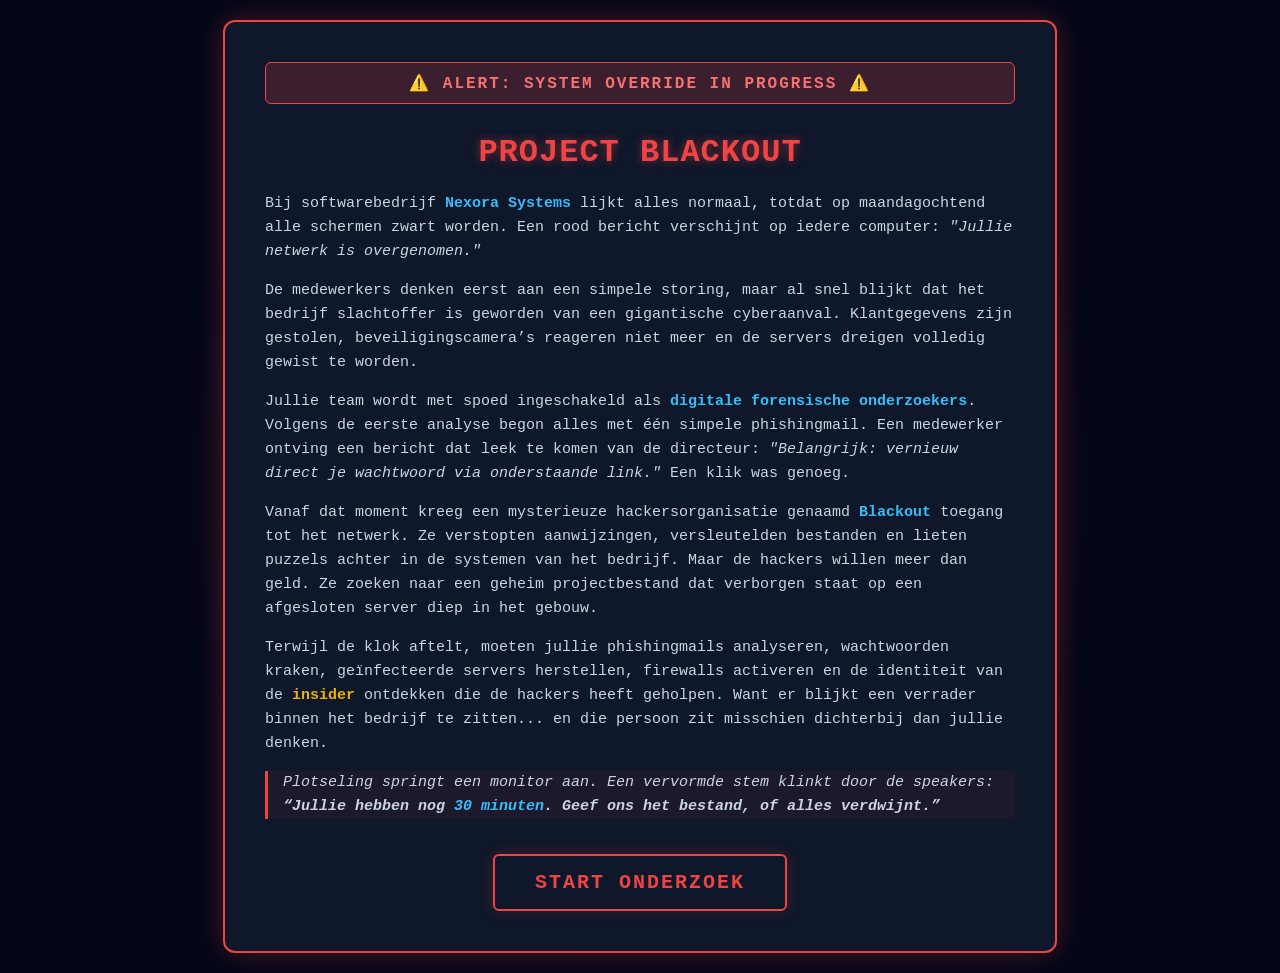
<file: index.html>
<!DOCTYPE html>
<html lang="nl">
<head>
    <meta charset="UTF-8">
    <meta name="viewport" content="width=device-width, initial-scale=1.0">
    <title>Project Blackout - Introductie</title>
    <style>
        body {
            background-color: #020617; /* Extra donkere cyber achtergrond */
            color: #e2e8f0;
            font-family: 'Courier New', Courier, monospace;
            padding: 20px;
            min-height: 100vh;
            display: flex;
            align-items: center;
            justify-content: center;
            margin: 0;
            overflow-x: hidden;
            position: relative;
        }

        /* Matrix-achtige achtergrond-glans */
        body::before {
            content: '';
            position: absolute;
            top: 0; left: 0; width: 100%; height: 100%;
            background: radial-gradient(circle at center, rgba(239, 68, 68, 0.15) 0%, transparent 60%);
            z-index: 0;
        }

        .container {
            background-color: #0f172a;
            border: 2px solid #ef4444; /* Rode gloed voor de noodsituatie */
            box-shadow: 0 0 30px rgba(239, 68, 68, 0.3);
            padding: 40px;
            border-radius: 12px;
            max-width: 750px;
            text-align: center;
            z-index: 1;
            position: relative;
        }

        .warning-banner {
            background-color: rgba(239, 68, 68, 0.2);
            border: 1px solid #ef4444;
            color: #f87171;
            padding: 10px;
            border-radius: 6px;
            font-weight: bold;
            margin-bottom: 30px;
            text-transform: uppercase;
            letter-spacing: 2px;
            animation: pulse 2s infinite;
        }

        h1 {
            color: #ef4444; /* Rood alarm */
            font-size: 32px;
            margin-top: 0;
            letter-spacing: 1px;
            text-shadow: 0 0 10px rgba(239, 68, 68, 0.5);
        }

        p {
            font-size: 15px;
            line-height: 1.6;
            color: #cbd5e1;
            margin: 15px 0;
            text-align: left;
        }

        .highlight {
            color: #38bdf8; /* Cyaan highlight voor belangrijke info */
            font-weight: bold;
        }
        
        .insider-highlight {
            color: #eab308; /* Goud/Geel voor de insider dreiging */
            font-weight: bold;
        }

        .btn-container {
            margin-top: 35px;
            text-align: center;
        }

        button {
            background-color: transparent;
            color: #ef4444;
            border: 2px solid #ef4444;
            padding: 15px 40px;
            font-size: 20px;
            font-family: 'Courier New', Courier, monospace;
            font-weight: bold;
            text-transform: uppercase;
            border-radius: 6px;
            cursor: pointer;
            transition: all 0.3s ease;
            box-shadow: 0 0 15px rgba(239, 68, 68, 0.2);
            letter-spacing: 2px;
        }

        button:hover {
            background-color: #ef4444;
            color: #020617;
            box-shadow: 0 0 25px rgba(239, 68, 68, 0.6);
            transform: scale(1.05);
        }

        @keyframes pulse {
            0% { opacity: 0.8; }
            50% { opacity: 1; box-shadow: 0 0 15px rgba(239, 68, 68, 0.4); }
            100% { opacity: 0.8; }
        }
    </style>
</head>
<body>

<div class="container">
    <div class="warning-banner">
        ⚠️ ALERT: SYSTEM OVERRIDE IN PROGRESS ⚠️
    </div>

    <h1>PROJECT BLACKOUT</h1>

    <p>
        Bij softwarebedrijf <span class="highlight">Nexora Systems</span> lijkt alles normaal, totdat op maandagochtend alle schermen zwart worden. Een rood bericht verschijnt op iedere computer: <i>"Jullie netwerk is overgenomen."</i>
    </p>

    <p>
        De medewerkers denken eerst aan een simpele storing, maar al snel blijkt dat het bedrijf slachtoffer is geworden van een gigantische cyberaanval. Klantgegevens zijn gestolen, beveiligingscamera’s reageren niet meer en de servers dreigen volledig gewist te worden.
    </p>

    <p>
        Jullie team wordt met spoed ingeschakeld als <span class="highlight">digitale forensische onderzoekers</span>. Volgens de eerste analyse begon alles met één simpele phishingmail. Een medewerker ontving een bericht dat leek te komen van de directeur: <i>"Belangrijk: vernieuw direct je wachtwoord via onderstaande link."</i> Een klik was genoeg.
    </p>

    <p>
        Vanaf dat moment kreeg een mysterieuze hackersorganisatie genaamd <span class="highlight">Blackout</span> toegang tot het netwerk. Ze verstopten aanwijzingen, versleutelden bestanden en lieten puzzels achter in de systemen van het bedrijf. Maar de hackers willen meer dan geld. Ze zoeken naar een geheim projectbestand dat verborgen staat op een afgesloten server diep in het gebouw.
    </p>

    <p>
        Terwijl de klok aftelt, moeten jullie phishingmails analyseren, wachtwoorden kraken, geïnfecteerde servers herstellen, firewalls activeren en de identiteit van de <span class="insider-highlight">insider</span> ontdekken die de hackers heeft geholpen. Want er blijkt een verrader binnen het bedrijf te zitten... en die persoon zit misschien dichterbij dan jullie denken.
    </p>

    <p style="border-left: 3px solid #ef4444; padding-left: 15px; font-style: italic; background-color: rgba(239, 68, 68, 0.05);">
        Plotseling springt een monitor aan. Een vervormde stem klinkt door de speakers:<br>
        <b>“Jullie hebben nog <span class="highlight">30 minuten</span>. Geef ons het bestand, of alles verdwijnt.”</b>
    </p>

    <div class="btn-container">
        <a href="kamer1.html">
            <button>Start Onderzoek</button>
        </a>
    </div>
</div>

</body>
</html>
</file>
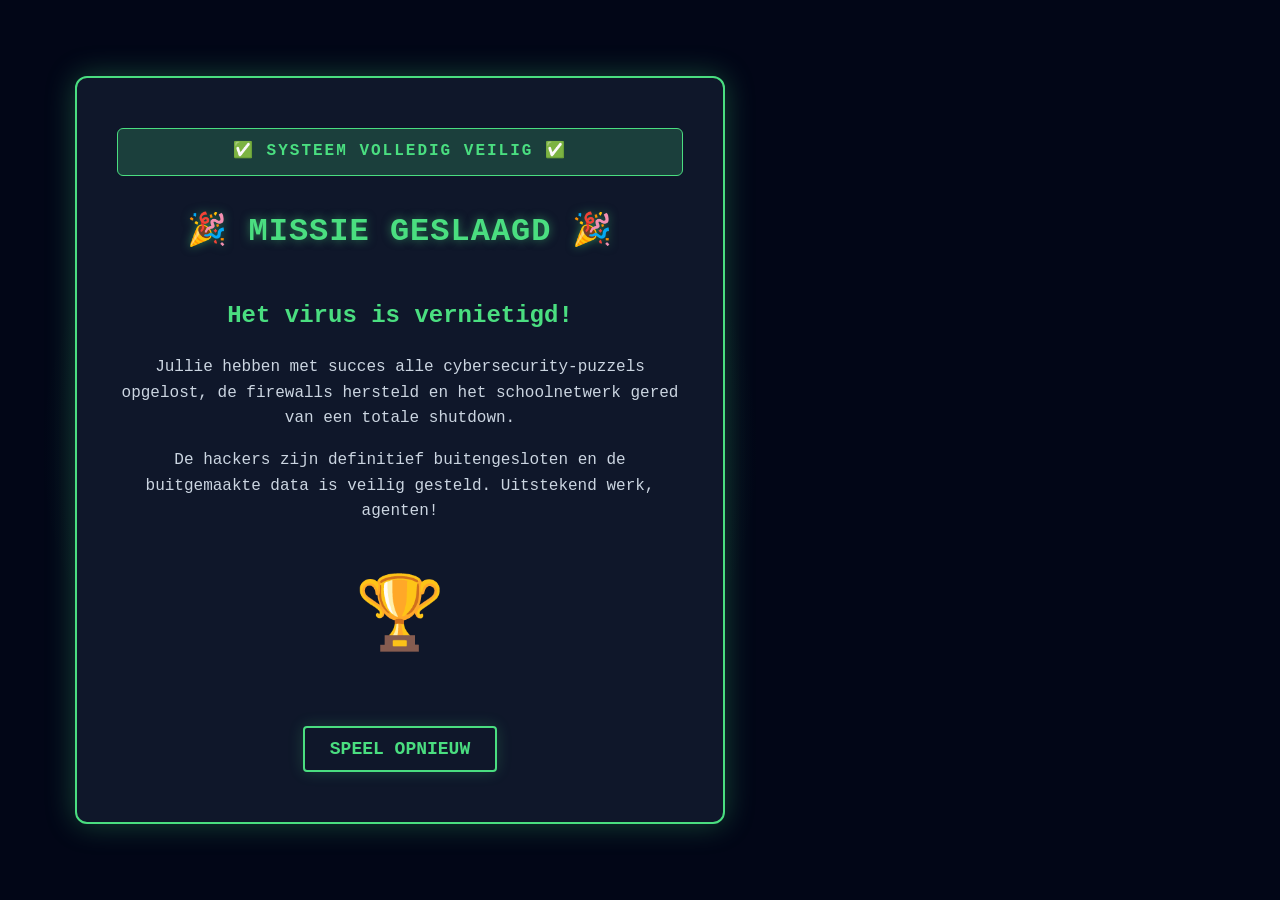
<file: gewonnen.html>
<!DOCTYPE html>
<html lang="nl">
<head>
    <meta charset="UTF-8">
    <meta name="viewport" content="width=device-width, initial-scale=1.0">
    <title>Missie Geslaagd! - Gewonnen</title>
    <link rel="stylesheet" href="style.css">
    <style>
        /* Specifieke stijlen voor de overwinningspagina die perfect samensmelten met style.css */
        body {
            display: flex;
            align-items: center;
            justify-content: center;
            min-height: 100vh;
            margin: 0;
            overflow: hidden;
            position: relative;
        }

        /* Groene cyber-gloed in de achtergrond in plaats van het alarm-rood */
        body::before {
            content: '';
            position: absolute;
            top: 0; left: 0; width: 100%; height: 100%;
            background: radial-gradient(circle at center, rgba(74, 222, 128, 0.15) 0%, transparent 60%);
            z-index: 0;
        }

        .win-container {
            background-color: #0f172a;
            border: 2px solid #4ade80; /* Groene border voor succes */
            box-shadow: 0 0 30px rgba(74, 222, 128, 0.3);
            padding: 50px 40px;
            border-radius: 12px;
            text-align: center;
            z-index: 1;
            max-width: 650px;
            position: relative;
        }

        .success-banner {
            background-color: rgba(74, 222, 128, 0.2);
            border: 1px solid #4ade80;
            color: #4ade80;
            padding: 10px;
            border-radius: 6px;
            font-weight: bold;
            margin-bottom: 30px;
            text-transform: uppercase;
            letter-spacing: 2px;
        }

        .trophy {
            font-size: 72px;
            margin: 20px 0;
            display: inline-block;
            animation: float 3s ease-in-out infinite;
        }

        /* Coole zwevende animatie voor de beker */
        @keyframes float {
            0% { transform: translateY(0px); }
            50% { transform: translateY(-10px); }
            100% { transform: translateY(0px); }
        }
    </style>
</head>
<body>

<div class="win-container">
    <div class="success-banner">
        ✅ SYSTEEM VOLLEDIG VEILIG ✅
    </div>

    <h1 style="color: #4ade80; text-shadow: 0 0 10px rgba(74, 222, 128, 0.5);">🎉 MISSIE GESLAAGD 🎉</h1>

    <h2>Het virus is vernietigd!</h2>

    <p>
        Jullie hebben met succes alle cybersecurity-puzzels opgelost, de firewalls hersteld en het schoolnetwerk gered van een totale shutdown.
    </p>

    <p>
        De hackers zijn definitief buitengesloten en de buitgemaakte data is veilig gesteld. Uitstekend werk, agenten!
    </p>

    <div class="trophy">🏆</div>

    <div style="margin-top: 30px;">
        <a href="index.html">
            <button class="btn-intro" style="color: #4ade80; border-color: #4ade80; box-shadow: 0 0 15px rgba(74, 222, 128, 0.2);" onmouseover="this.style.backgroundColor='#4ade80'; this.style.color='#020617'" onmouseout="this.style.backgroundColor='transparent'; this.style.color='#4ade80'">
                Speel Opnieuw
            </button>
        </a>
    </div>
</div>

</body>
</html>
</file>
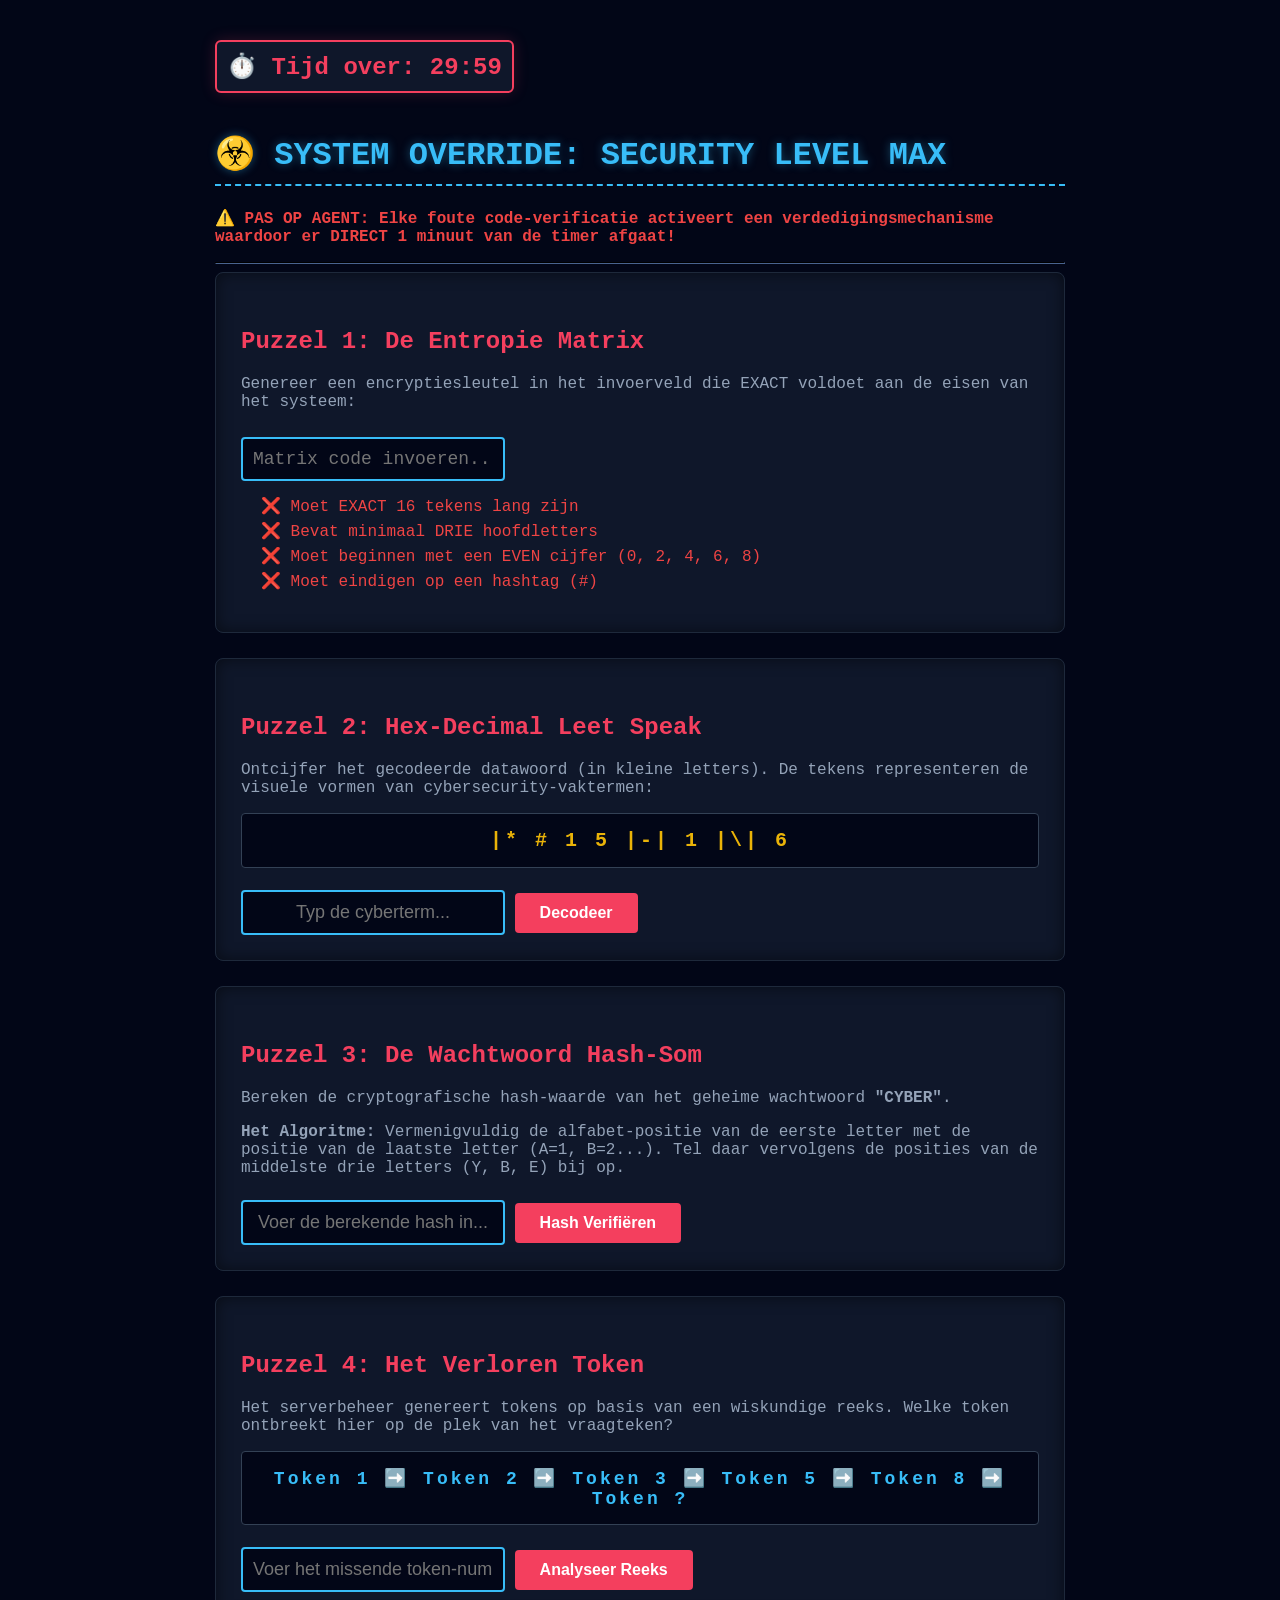
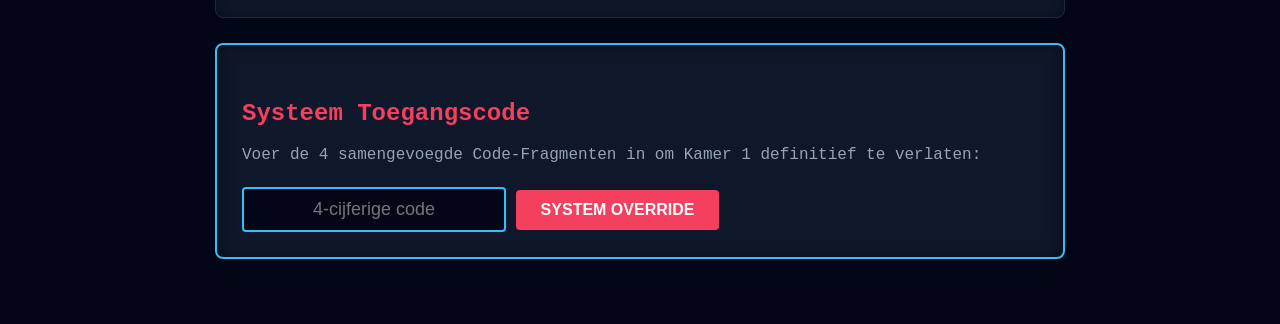
<file: kamer1.html>
<!DOCTYPE html>
<html lang="nl">
<head>
    <meta charset="UTF-8">
    <title>Kamer 1 - Wachtwoord Beveiliging (Ultra Hardcore Mode)</title>
    <style>
        body {
            background-color: #020617;
            color: #94a3b8;
            font-family: 'Courier New', Courier, monospace;
            padding: 40px;
            max-width: 850px;
            margin: 0 auto;
        }
        h1 {
            color: #38bdf8;
            border-bottom: 2px dashed #38bdf8;
            padding-bottom: 10px;
            text-shadow: 0 0 10px rgba(56, 189, 248, 0.4);
        }
        h2 {
            color: #f43f5e;
            margin-top: 30px;
        }
        .puzzel-box {
            background-color: #0f172a;
            padding: 25px;
            border-radius: 8px;
            border: 1px solid #1e293b;
            margin-bottom: 25px;
            box-shadow: inset 0 0 15px rgba(0,0,0,0.5);
        }
        .crypto-input {
            background-color: #020617;
            border: 2px solid #f43f5e;
            color: #38bdf8;
            padding: 12px;
            font-size: 16px;
            border-radius: 4px;
            width: 85%;
            font-family: monospace;
            margin-top: 10px;
        }
        .status-list {
            margin-top: 15px;
            padding-left: 20px;
            list-style-type: none;
        }
        .status-item {
            margin: 5px 0;
            color: #ef4444;
        }
        .status-item.valid {
            color: #22c55e;
        }
        .code-reveal {
            display: none;
            background: #020617;
            padding: 15px;
            border-left: 4px solid #22c55e;
            margin-top: 15px;
            color: #4ade80;
        }
        .fout-hint {
            display: none;
            background: #020617;
            padding: 15px;
            border-left: 4px solid #ef4444;
            margin-top: 15px;
            color: #fca5a5;
        }
        input[type="text"] {
            background-color: #020617;
            border: 2px solid #38bdf8;
            color: #fff;
            padding: 10px;
            font-size: 18px;
            border-radius: 4px;
            width: 240px;
            text-align: center;
        }
        button {
            background-color: #f43f5e;
            color: #fff;
            border: none;
            padding: 11px 25px;
            font-size: 16px;
            font-weight: bold;
            border-radius: 4px;
            cursor: pointer;
            transition: 0.2s;
            margin-top: 10px;
        }
        button:hover {
            background-color: #22c55e;
        }
        .cipher-box {
            background: #020617;
            padding: 15px;
            border-radius: 4px;
            border: 1px solid #334155;
            font-size: 20px;
            color: #eab308;
            text-align: center;
            letter-spacing: 3px;
            font-weight: bold;
            margin: 15px 0;
        }
    </style>
</head>
<body>

<div id="timer-display" style="font-size: 24px; font-weight: bold; color: #f43f5e; background: #0f172a; padding: 10px; border: 2px solid #f43f5e; border-radius: 6px; display: inline-block; margin-bottom: 20px; font-family: monospace; box-shadow: 0 0 15px rgba(244,63,94,0.2);">
    ⏱️ Tijd over: 30:00
</div>

<h1>☣️ SYSTEM OVERRIDE: SECURITY LEVEL MAX</h1>
<p style="color: #ef4444; font-weight: bold;">⚠️ PAS OP AGENT: Elke foute code-verificatie activeert een verdedigingsmechanisme waardoor er DIRECT 1 minuut van de timer afgaat!</p>

<hr style="border-color: #1e293b;">

<div class="puzzel-box">
    <h2>Puzzel 1: De Entropie Matrix</h2>
    <p>Genereer een encryptiesleutel in het invoerveld die EXACT voldoet aan de eisen van het systeem:</p>
    
    <input type="text" id="password-tester" class="crypto-input" placeholder="Matrix code invoeren..." oninput="valideerWachtwoord()">
    
    <ul class="status-list">
        <li id="req-lengte" class="status-item">❌ Moet EXACT 16 tekens lang zijn</li>
        <li id="req-hoofd" class="status-item">❌ Bevat minimaal DRIE hoofdletters</li>
        <li id="req-cijfer" class="status-item">❌ Moet beginnen met een EVEN cijfer (0, 2, 4, 6, 8)</li>
        <li id="req-speciaal" class="status-item">❌ Moet eindigen op een hashtag (#)</li>
    </ul>

    <div id="p1-succes" class="code-reveal">
        <b>[SUCCESS]</b> Barrière 1 omzeild. <br>
        🔑 <b>Eerste Code-Fragment: 7</b>
    </div>
</div>

<div class="puzzel-box">
    <h2>Puzzel 2: Hex-Decimal Leet Speak</h2>
    <p>Ontcijfer het gecodeerde datawoord (in kleine letters). De tekens representeren de visuele vormen van cybersecurity-vaktermen:</p>
    
    <div class="cipher-box">|* # 1 5 |-| 1 |\| 6</div>
    
    <input type="text" id="p2-input" placeholder="Typ de cyberterm...">
    <button onclick="checkPuzzel2()">Decodeer</button>

    <div id="p2-fout" class="fout-hint">❌ <b>DECRYPTION FAILED (-60s):</b> Onjuist woord.</div>
    <div id="p2-goed" class="code-reveal">
        <b>[SUCCESS]</b> Data leesbaar gemaakt.<br>
        🔑 <b>Tweede Code-Fragment: 2</b>
    </div>
</div>

<div class="puzzel-box">
    <h2>Puzzel 3: De Wachtwoord Hash-Som</h2>
    <p>Bereken de cryptografische hash-waarde van het geheime wachtwoord <b>"CYBER"</b>.</p>
    <p><b>Het Algoritme:</b> Vermenigvuldig de alfabet-positie van de eerste letter met de positie van de laatste letter (A=1, B=2...). Tel daar vervolgens de posities van de middelste drie letters (Y, B, E) bij op.</p>
    
    <input type="text" id="p3-input" placeholder="Voer de berekende hash in...">
    <button onclick="checkPuzzel3()">Hash Verifiëren</button>

    <div id="p3-fout" class="fout-hint">❌ <b>HASH CORRUPT (-60s):</b> Onjuist.</div>
    <div id="p3-goed" class="code-reveal">
        <b>[SUCCESS]</b> Hash-checksum geverifieerd.<br>
        🔑 <b>Derde Code-Fragment: 9</b>
    </div>
</div>

<div class="puzzel-box">
    <h2>Puzzel 4: Het Verloren Token</h2>
    <p>Het serverbeheer genereert tokens op basis van een wiskundige reeks. Welke token ontbreekt hier op de plek van het vraagteken?</p>
    <div class="cipher-box" style="font-size: 18px; color: #38bdf8;">
        Token 1 ➡️ Token 2 ➡️ Token 3 ➡️ Token 5 ➡️ Token 8 ➡️ Token ?
    </div>
    
    <input type="text" id="p4-input" placeholder="Voer het missende token-nummer in...">
    <button onclick="checkPuzzel4()">Analyseer Reeks</button>

    <div id="p4-fout" class="fout-hint">❌ <b>TOKEN INVALID (-60s):</b> Dit nummer past niet. Logica: Tel telkens de vorige twee tokens bij elkaar op om de volgende te krijgen.</div>
    <div id="p4-goed" class="code-reveal">
        <b>[SUCCESS]</b> Patroon herkend.<br>
        🔑 <b>Vierde Code-Fragment: 4</b>
    </div>
</div>

<div class="puzzel-box" style="border: 2px solid #38bdf8;">
    <h2>Systeem Toegangscode</h2>
    <p>Voer de 4 samengevoegde Code-Fragmenten in om Kamer 1 definitief te verlaten:</p>
    
    <input type="text" id="code" placeholder="4-cijferige code">
    <button onclick="checkCodeEnStraf()">SYSTEM OVERRIDE</button>
</div>

<script>
// Straf-functie die direct synchroniseert met script.js
function pasTijdStrafToe() {
    let huidigeTijd = parseInt(localStorage.getItem("escape_timer")) || 1800;
    huidigeTijd = Math.max(0, huidigeTijd - 60); 
    localStorage.setItem("escape_timer", huidigeTijd);
    
    let minuten = Math.floor(huidigeTijd / 60);
    let seconden = huidigeTijd % 60;
    if (seconden < 10) seconden = "0" + seconden;
    if (minuten < 10) minuten = "0" + minuten;
    
    let timerElement = document.getElementById("timer-display");
    if (timerElement) {
        timerElement.innerText = "⏱️ Tijd over: " + minuten + ":" + seconden;
    }
}

// Puzzel 1: Live Validator
function valideerWachtwoord() {
    let pass = document.getElementById("password-tester").value;
    
    let l = pass.length === 16; 
    let h = (pass.match(/[A-Z]/g) || []).length >= 3; 
    let c = /^[02468]/.test(pass); 
    let s = pass.endsWith("#"); 

    document.getElementById("req-lengte").className = l ? "status-item valid" : "status-item";
    document.getElementById("req-lengte").innerText = l ? "✅ Moet EXACT 16 tekens lang zijn" : "❌ Moet EXACT 16 tekens lang zijn";
    document.getElementById("req-hoofd").className = h ? "status-item valid" : "status-item";
    document.getElementById("req-hoofd").innerText = h ? "✅ Bevat minimaal DRIE hoofdletters" : "❌ Bevat minimaal DRIE hoofdletters";
    document.getElementById("req-cijfer").className = c ? "status-item valid" : "status-item";
    document.getElementById("req-cijfer").innerText = c ? "✅ Moet beginnen met een EVEN cijfer (0,2,4,6,8)" : "❌ Moet beginnen met een EVEN cijfer (0,2,4,6,8)";
    document.getElementById("req-speciaal").className = s ? "status-item valid" : "status-item";
    document.getElementById("req-speciaal").innerText = s ? "✅ Moet eindigen op een hashtag (#)" : "❌ Moet eindigen op een hashtag (#)";

    if (l && h && c && s) {
        document.getElementById("p1-succes").style.display = "block";
    } else {
        document.getElementById("p1-succes").style.display = "none";
    }
}

// Puzzel 2: Leet-speak check
function checkPuzzel2() {
    let input = document.getElementById("p2-input").value.trim().toLowerCase();
    if (input === "phishing") {
        document.getElementById("p2-goed").style.display = "block";
        document.getElementById("p2-fout").style.display = "none";
    } else {
        pasTijdStrafToe();
        document.getElementById("p2-fout").style.display = "block";
        document.getElementById("p2-goed").style.display = "none";
    }
}

// Puzzel 3: Hash-som check
function checkPuzzel3() {
    let input = document.getElementById("p3-input").value.trim();
    if (input === "86") {
        document.getElementById("p3-goed").style.display = "block";
        document.getElementById("p3-fout").style.display = "none";
    } else {
        pasTijdStrafToe();
        document.getElementById("p3-fout").style.display = "block";
        document.getElementById("p3-goed").style.display = "none";
    }
}

// Puzzel 4: Fibonacci check
function checkPuzzel4() {
    let input = document.getElementById("p4-input").value.trim();
    if (input === "13") {
        document.getElementById("p4-goed").style.display = "block";
        document.getElementById("p4-fout").style.display = "none";
    } else {
        pasTijdStrafToe();
        document.getElementById("p4-fout").style.display = "block";
        document.getElementById("p4-goed").style.display = "none";
    }
}

// Eindcode check
function checkCodeEnStraf() {
    let code = document.getElementById("code").value.trim();
    if (code === "7294") {
        checkCode(); 
    } else {
        pasTijdStrafToe();
        alert("🚨 TOEGANG GEWEIGERD! Systeembeveiliging aangescherpt. Er is 1 minuut van de tijd afgetrokken.");
    }
}
</script>

<script src="script.js"></script>

</body>
</html>
</file>
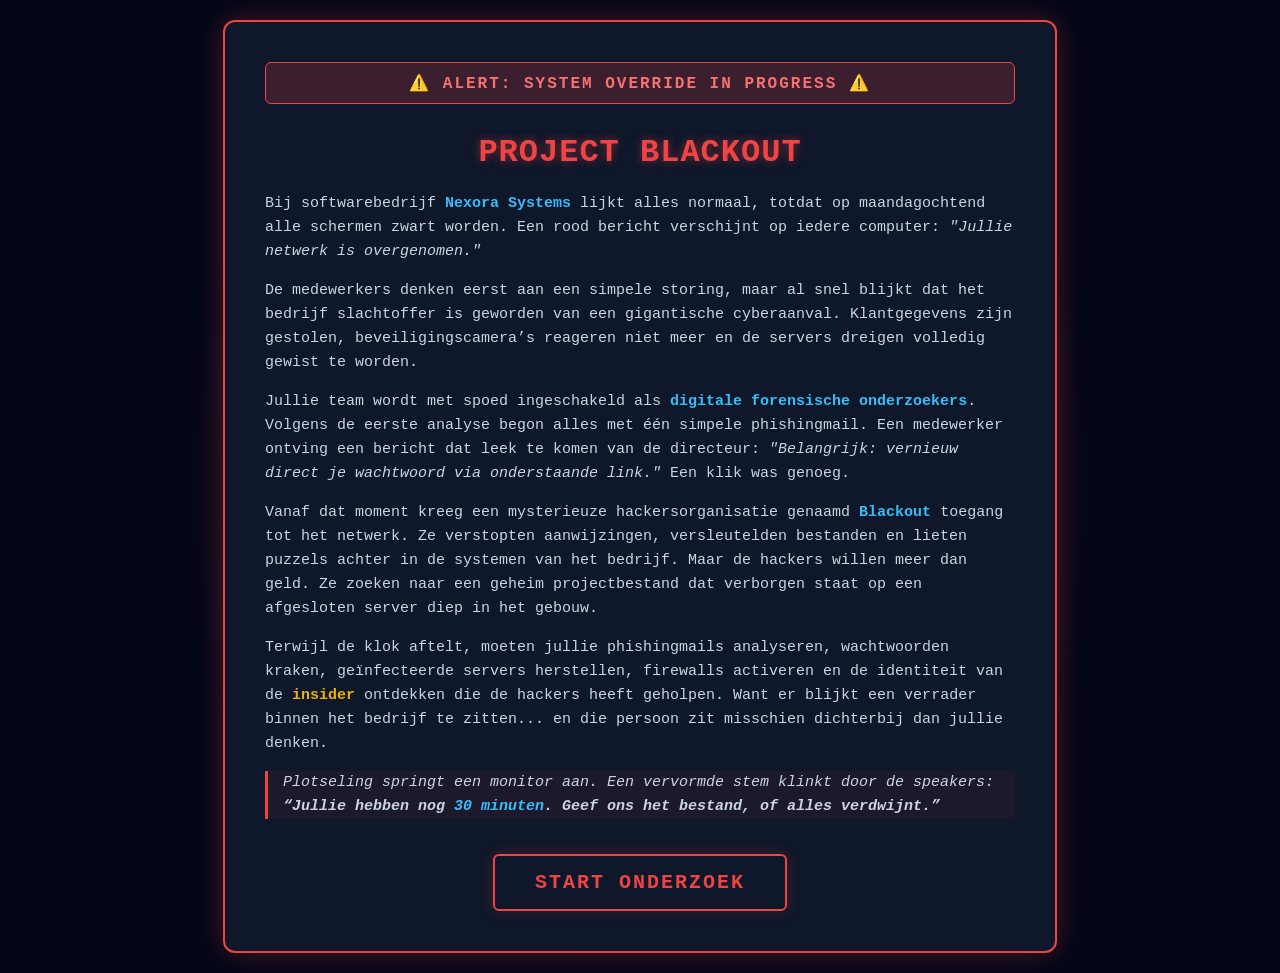
<file: kamer2.html>
<!DOCTYPE html>
<html lang="nl">
<head>
    <meta charset="UTF-8">
    <meta name="viewport" content="width=device-width, initial-scale=1.0">
    <title>Kamer 2 - Cryptografie Lab (Ultra Hardcore Mode)</title>
    
    <script>
        // Anti-URL-manipulatie check (Poortwachter)
        if (localStorage.getItem("toegang_kamer2") !== "true") {
            alert("🚨 DETECTIE: Je probeert illegaal Kamer 2 te betreden zonder Kamer 1 te klaren! Systeem reset...");
            window.location.href = "index.html"; // Stuurt ze terug naar de intro
        }
    </script>

    <style>
        body {
            background-color: #020617;
            color: #94a3b8;
            font-family: 'Courier New', Courier, monospace;
            padding: 40px;
            max-width: 850px;
            margin: 0 auto;
        }
        h1 {
            color: #a855f7;
            border-bottom: 2px dashed #a855f7;
            padding-bottom: 10px;
            text-shadow: 0 0 10px rgba(168, 85, 247, 0.4);
        }
        h2 {
            color: #f43f5e;
            margin-top: 30px;
        }
        p {
            line-height: 1.6;
        }
        .puzzel-box {
            background-color: #0f172a;
            padding: 25px;
            border-radius: 8px;
            border: 1px solid #1e293b;
            margin-bottom: 25px;
            box-shadow: inset 0 0 15px rgba(0,0,0,0.5);
        }
        .cipher-box {
            background: #020617;
            padding: 15px;
            border-radius: 4px;
            border: 1px solid #334155;
            font-size: 22px;
            color: #eab308;
            text-align: center;
            letter-spacing: 3px;
            font-weight: bold;
            margin: 15px 0;
        }
        .code-reveal {
            display: none;
            background: #020617;
            padding: 15px;
            border-left: 4px solid #22c55e;
            margin-top: 15px;
            color: #4ade80;
        }
        .fout-hint {
            display: none;
            background: #020617;
            padding: 15px;
            border-left: 4px solid #ef4444;
            margin-top: 15px;
            color: #fca5a5;
        }
        input[type="text"] {
            background-color: #020617;
            border: 2px solid #a855f7;
            color: #fff;
            padding: 10px;
            font-size: 18px;
            border-radius: 4px;
            width: 280px;
            text-align: center;
            font-family: monospace;
        }
        button {
            background-color: #a855f7;
            color: #fff;
            border: none;
            padding: 11px 25px;
            font-size: 16px;
            font-weight: bold;
            border-radius: 4px;
            cursor: pointer;
            transition: 0.2s;
            margin-top: 10px;
        }
        button:hover {
            background-color: #22c55e;
        }
    </style>
</head>
<body>

<div id="timer-display" style="font-size: 24px; font-weight: bold; color: #f43f5e; background: #0f172a; padding: 10px; border: 2px solid #f43f5e; border-radius: 6px; display: inline-block; margin-bottom: 20px; font-family: monospace; box-shadow: 0 0 15px rgba(244,63,94,0.2);">
    ⏱️ Tijd over: 30:00
</div>

<h1>🔐 SYSTEM OVERRIDE: CRYPTOGRAFIE LAB</h1>
<p style="color: #ef4444; font-weight: bold;">⚠️ PAS OP AGENT: Meerkeuzeknoppen zijn offline. Handmatige decryptie is vereist. Elke foute poging kost je DIRECT 1 minuut op de centrale timer!</p>

<hr style="border-color: #1e293b;">

<div class="puzzel-box">
    <h2>Puzzel 1: Caesar-verschuiving (Kort)</h2>
    <p>Ontcijfer het volgende woord (typ in HOOFDLETTERS). De cryptografische sleutel is: <b>3 letters terug</b> in het alfabet.</p>
    
    <div class="cipher-box">K H O O R</div>
    
    <input type="text" id="p1-input" placeholder="Typ gedecodeerde woord...">
    <button onclick="checkPuzzel1()">Decrypten</button>
    
    <div id="p1-fout" class="fout-hint">❌ <b>DECRYPTION FAILED (-60s):</b> Onjuist woord. Denk aan de verschuiving: K min 3 stappen terug...</div>
    <div id="p1-goed" class="code-reveal">
        <b>[SUCCESS]</b> Matrix gekraakt.<br>
        🔑 <b>Eerste Code-Fragment: 5</b>
    </div>
</div>

<div class="puzzel-box">
    <h2>Puzzel 2: Morsecode</h2>
    <p>De computer geeft een pulssignaal af in morsecode. Vertaal dit signaal (typ in HOOFDLETTERS):</p>
    
    <img src="Morse-code.png" alt="Morsecode cheat sheet" style="max-width: 100%; height: auto; margin-top: 15px; border-radius: 4px; display: block; margin-bottom: 15px;">
    
    <div class="cipher-box" style="color: #38bdf8;">.... . .-.. .--.</div>
    
    <input type="text" id="p2-input" placeholder="Typ de vertaling...">
    <button onclick="checkPuzzel2()">Signaal Analyseren</button>
    
    <div id="p2-fout" class="fout-hint">❌ <b>SIGNAL INTERRUPTED (-60s):</b> Verkeerd woord gedetecteerd. Tip: Vertaal teken voor teken. Vier stippen (....) is de H.</div>
    <div id="p2-goed" class="code-reveal">
        <b>[SUCCESS]</b> Noodsignaal geïnterpreteerd.<br>
        🔑 <b>Tweede Code-Fragment: 1</b>
    </div>
</div>

<div class="puzzel-box">
    <h2>Puzzel 3: Hexadecimale Netwerkdump</h2>
    <p>Blackout heeft data buitgemaakt via een rauwe hex-dump. Converteer deze twee hexadecimale bytes naar ASCII-tekens (tekst, typ in HOOFDLETTERS):</p>
    
    <img src="ASCII-code-tabel.png" alt="ASCII code tabel" style="max-width: 100%; height: auto; margin-top: 15px; border-radius: 4px; display: block; margin-bottom: 15px;">
    
    <div class="cipher-box" style="color: #a855f7; letter-spacing: 10px;">4E 4F</div>
    
    <input type="text" id="p3-input" placeholder="Vertaal Hex naar tekst...">
    <button onclick="checkPuzzel3()">Hex Converteren</button>
    
    <div id="p3-fout" class="fout-hint">❌ <b>CONVERSION ERROR (-60s):</b> Incorrecte ASCII output. Hint: Gebruik de ASCII-tabel. 4E in hex staat voor de 14e letter van het alfabet (N). Wat is 4F?</div>
    <div id="p3-goed" class="code-reveal">
        <b>[SUCCESS]</b> Hex-data omgezet naar leesbare tekst.<br>
        🔑 <b>Derde Code-Fragment: 3</b>
    </div>
</div>

<div class="puzzel-box">
    <h2>Puzzel 4: De Klassieke Code</h2>
    <p>Nog een onderschept bericht in Caesar-versleuteling (wederom 3 letters terugschuiven, typ in HOOFDLETTERS):</p>
    
    <div class="cipher-box">Z H O F R P H</div>
    
    <input type="text" id="p4-input" placeholder="Typ de begroeting...">
    <button onclick="checkPuzzel4()">Systeemkraak</button>
    
    <div id="p4-fout" class="fout-hint">❌ <b>DECRYPTION FAILED (-60s):</b> Toegang geweigerd. Berekening klopt niet. Z min 3 stappen terug is de W...</div>
    <div id="p4-goed" class="code-reveal">
        <b>[SUCCESS]</b> Systeemtaal gedecodeerd.<br>
        🔑 <b>Vierde Code-Fragment: 6</b>
    </div>
</div>

<div class="puzzel-box" style="border: 2px solid #a855f7;">
    <h2>Systeem Toegangscode</h2>
    <p>Voer de 4 samengevoegde Code-Fragmenten in om het Cryptografie Lab definitief te verlaten:</p>
    
    <input type="text" id="code" placeholder="4-cijferige code">
    <button onclick="checkCodeKamer2()">MAINFRAME UNLOCK</button>
</div>

<script>
function pasTijdStrafToe() {
    let huidigeTijd = parseInt(localStorage.getItem("escape_timer")) || 1800;
    huidigeTijd = Math.max(0, huidigeTijd - 60); 
    localStorage.setItem("escape_timer", huidigeTijd);
    
    let minuten = Math.floor(huidigeTijd / 60);
    let seconden = huidigeTijd % 60;
    if (seconden < 10) seconden = "0" + seconden;
    if (minuten < 10) minuten = "0" + minuten;
    
    let timerElement = document.getElementById("timer-display");
    if (timerElement) {
        timerElement.innerText = "⏱️ Tijd over: " + minuten + ":" + seconden;
    }
}

function checkPuzzel1() {
    let input = document.getElementById("p1-input").value.trim().toUpperCase();
    if (input === "HELLO") {
        document.getElementById("p1-goed").style.display = "block";
        document.getElementById("p1-fout").style.display = "none";
    } else {
        pasTijdStrafToe();
        document.getElementById("p1-fout").style.display = "block";
        document.getElementById("p1-goed").style.display = "none";
    }
}

function checkPuzzel2() {
    let input = document.getElementById("p2-input").value.trim().toUpperCase();
    if (input === "HELP") {
        document.getElementById("p2-goed").style.display = "block";
        document.getElementById("p2-fout").style.display = "none";
    } else {
        pasTijdStrafToe();
        document.getElementById("p2-fout").style.display = "block";
        document.getElementById("p2-goed").style.display = "none";
    }
}

function checkPuzzel3() {
    let input = document.getElementById("p3-input").value.trim().toUpperCase();
    if (input === "NO") {
        document.getElementById("p3-goed").style.display = "block";
        document.getElementById("p3-fout").style.display = "none";
    } else {
        pasTijdStrafToe();
        document.getElementById("p3-fout").style.display = "block";
        document.getElementById("p3-goed").style.display = "none";
    }
}

function checkPuzzel4() {
    let input = document.getElementById("p4-input").value.trim().toUpperCase();
    if (input === "WELCOME") {
        document.getElementById("p4-goed").style.display = "block";
        document.getElementById("p4-fout").style.display = "none";
    } else {
        pasTijdStrafToe();
        document.getElementById("p4-fout").style.display = "block";
        document.getElementById("p4-goed").style.display = "none";
    }
}

function checkCodeKamer2() {
    let codeInput = document.getElementById("code").value.trim();
    if (codeInput === "5136") {
        // We roepen de gecentraliseerde checkCode2 aan uit script.js
        if (typeof checkCode2 === "function") {
            checkCode2(); 
        } else {
            window.location.href = "kamer3.html"; 
        }
    } else {
        pasTijdStrafToe();
        alert("🚨 TOEGANG GEWEIGERD! Ongeldige herstelcode. Er is 1 minuut straftijd toegepast.");
    }
}
</script>
<script src="script.js"></script>

</body>
</html>
</file>
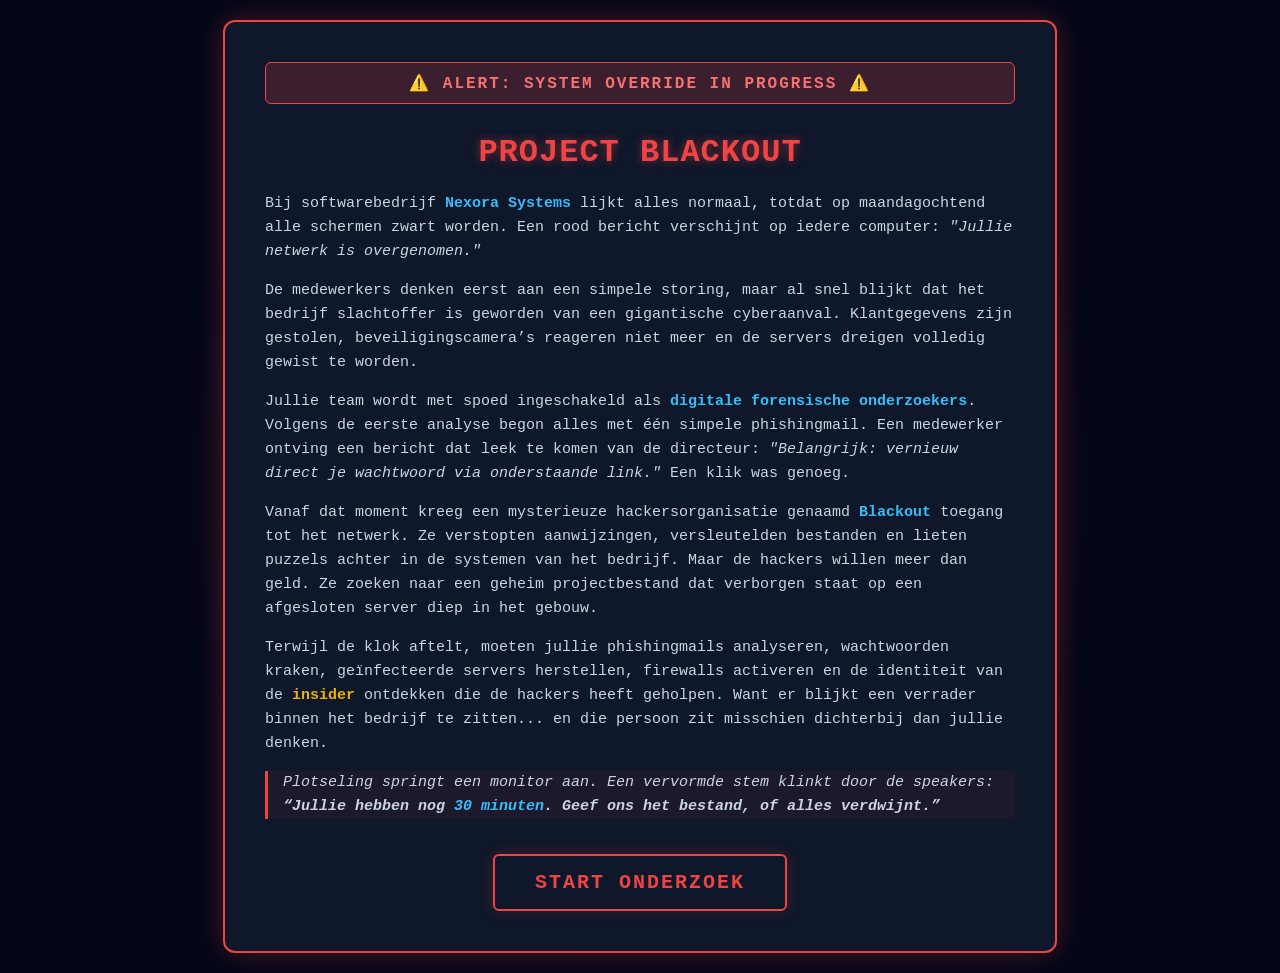
<file: kamer3.html>
<!DOCTYPE html>
<html lang="nl">
<head>
    <meta charset="UTF-8">
    <meta name="viewport" content="width=device-width, initial-scale=1.0">
    <title>Kamer 3 - Phishing & Social Engineering (Ultra Hardcore Mode)</title>
    
    <script>
        // Anti-URL-manipulatie check (Poortwachter)
        if (localStorage.getItem("toegang_kamer3") !== "true") {
            alert("🚨 DETECTIE: Je hebt de decryptiesleutels van Kamer 2 niet ingelezen! Toegang geweigerd.");
            window.location.href = "index.html"; // Stuurt ze terug naar de intro
        }
    </script>

    <style>
        body {
            background-color: #020617;
            color: #94a3b8;
            font-family: 'Courier New', Courier, monospace;
            padding: 40px;
            max-width: 850px;
            margin: 0 auto;
        }
        h1 {
            color: #eab308;
            border-bottom: 2px dashed #eab308;
            padding-bottom: 10px;
            text-shadow: 0 0 10px rgba(234, 179, 8, 0.4);
        }
        h2 {
            color: #f43f5e;
            margin-top: 30px;
        }
        p {
            line-height: 1.6;
        }
        .puzzel-box {
            background-color: #0f172a;
            padding: 25px;
            border-radius: 8px;
            border: 1px solid #1e293b;
            margin-bottom: 25px;
            box-shadow: inset 0 0 15px rgba(0,0,0,0.5);
        }
        .cipher-box {
            background: #020617;
            padding: 15px;
            border-radius: 4px;
            border: 1px solid #334155;
            font-size: 16px;
            color: #38bdf8;
            text-align: center;
            word-break: break-all;
            font-weight: bold;
            margin: 15px 0;
        }
        .email-preview {
            background: #090d16;
            border: 1px solid #334155;
            padding: 15px;
            border-radius: 4px;
            margin: 15px 0;
            color: #cbd5e1;
            font-size: 14px;
        }
        .email-header {
            border-bottom: 1px solid #1e293b;
            padding-bottom: 8px;
            margin-bottom: 8px;
            color: #f43f5e;
        }
        .code-reveal {
            display: none;
            background: #020617;
            padding: 15px;
            border-left: 4px solid #22c55e;
            margin-top: 15px;
            color: #4ade80;
        }
        .fout-hint {
            display: none;
            background: #020617;
            padding: 15px;
            border-left: 4px solid #ef4444;
            margin-top: 15px;
            color: #fca5a5;
        }
        input[type="text"] {
            background-color: #020617;
            border: 2px solid #eab308;
            color: #fff;
            padding: 10px;
            font-size: 18px;
            border-radius: 4px;
            width: 320px;
            text-align: center;
            font-family: monospace;
        }
        button {
            background-color: #eab308;
            color: #020617;
            border: none;
            padding: 11px 25px;
            font-size: 16px;
            font-weight: bold;
            border-radius: 4px;
            cursor: pointer;
            transition: 0.2s;
            margin-top: 10px;
        }
        button:hover {
            background-color: #22c55e;
            color: #fff;
        }
    </style>
</head>
<body>

<div id="timer-display" style="font-size: 24px; font-weight: bold; color: #f43f5e; background: #0f172a; padding: 10px; border: 2px solid #f43f5e; border-radius: 6px; display: inline-block; margin-bottom: 20px; font-family: monospace; box-shadow: 0 0 15px rgba(244,63,94,0.2);">
    ⏱️ Tijd over: 30:00
</div>

<h1>🎣 SYSTEM OVERRIDE: PHISHING & SOCIAL ENGINEERING</h1>
<p style="color: #ef4444; font-weight: bold;">⚠️ CRISIS-SITUATIE: De mailserver ligt onder vuur. Meerkeuze-opties zijn uitgeschakeld. Je moet de dreigingen handmatig identificeren. Elke foute invoer kost DIRECT 1 minuut!</p>

<hr style="border-color: #1e293b;">

<div class="puzzel-box">
    <h2>Puzzel 1: Subdomein Spoofing Analyse</h2>
    <p>Onderzoek deze kwaadaardige URL die via smishing is binnengekomen. Wat is het <b>daadwerkelijke hoofd-domein</b> waar de slachtoffers naartoe worden gestuurd? (Typ de volledige domeinnaam inclusief extensie, bijv. <i>google.com</i>)</p>
    
    <div class="cipher-box">https://www.rabobank.nl.veilig-inloggen-identifier.com/secure/login/token?id=9284</div>
    
    <input type="text" id="p1-input" placeholder="Typ het echte hoofddomein...">
    <button onclick="checkPuzzel1()">Domein Isoleren</button>
    
    <div id="p1-fout" class="fout-hint">❌ <b>PARSING ERROR (-60s):</b> Onjuist domein. Onthoud: het hoofddomein staat altijd direct links van de allereerste enkele schuine streep (/), exclusief subdomeinen!</div>
    <div id="p1-goed" class="code-reveal">
        <b>[SUCCESS]</b> Aanvalspunt geïdentificeerd. Het domein is inderdaad 'veilig-inloggen-identifier.com'.<br>
        🔑 <b>Eerste Code-Fragment: 4</b>
    </div>
</div>

<div class="puzzel-box">
    <h2>Puzzel 2: Psychologische Triggers</h2>
    <p>Welke specifieke manipulatietechniek woord wordt in deze spear-phishing mail misbruikt om het slachtoffer te dwingen logisch nadenken uit te schakelen? Typ 1 woord.</p>
    
    <div class="email-preview">
        <div class="email-header">Van: alert@microsoft-security-incident-response.net<br>Onderwerp: URGENTIE: Onmiddellijke actie vereist - Account sluiting binnen 15 minuten!</div>
        Uw OneDrive cloud-opslag is gekoppeld aan illegale activiteiten. Indien u uw identiteit niet <b>binnen 15 minuten</b> verifieert via de onderstaande link, wordt uw account permanent gewist en wordt uw IP-adres doorgestuurd naar de autoriteiten.
    </div>
    
    <input type="text" id="p2-input" placeholder="Typ de manipulatietechniek...">
    <button onclick="checkPuzzel2()">Sociaal Patroon Herkennen</button>
    
    <div id="p2-fout" class="fout-hint">❌ <b>TRIGGER MISMATCH (-60s):</b> Onjuist. Analyseer de tekst opnieuw. De hacker probeert paniek te zaaien door een extreem krappe deadline op te leggen.</div>
    <div id="p2-goed" class="code-reveal">
        <b>[SUCCESS]</b> Psychologische manipulatie doorzien. Kunstmatige tijdsdruk valt onder urgentie.<br>
        🔑 <b>Tweede Code-Fragment: 1</b>
    </div>
</div>

<div class="puzzel-box">
<div class="puzzel-box">
    <h2>Puzzel 3: De E-mail Header Spoofing</h2>
    <p>Je inspecteert de technische header van een verdachte mail. De 'From'-weergavenaam zegt "School Directie", maar de mailserver faalt voor de cryptografische afzender-authenticatie. Welke bekende drieletterige internet-beveiligingstechniek (afkorting) controleert of de verzendende IP-server daadwerkelijk namens het domein mag mailen?</p>
    
    <div class="cipher-box" style="color: #a855f7;">Header logs: Authentication-Results: mx.google.com; [AFKORTING]=fail header.from=school.nl</div>
    
    <div style="background: #1e293b; padding: 12px; border-radius: 4px; font-size: 13px; color: #94a3b8; margin-bottom: 15px; border-left: 3px solid #38bdf8;">
        📋 <b>INTERNE SRE-MEMO (Incident Response):</b><br>
        <i>"Houd er rekening mee dat kwaadwillenden onze domeinnaam misbruiken. Zorg ervoor dat het DNS-record voor het <b>Sender Policy Framework (SPF)</b> correct is geconfigureerd in onze zone. Als de ontvangende server dit protocol niet kan valideren, zal de mail als 'fail' worden gemarkeerd in de netwerklogs."</i>
    </div>
    
    <input type="text" id="p3-input" placeholder="Typ de 3-letterige afkorting...">
    <button onclick="checkPuzzel3()">Header Scannen</button>
    
    <div id="p3-fout" class="fout-hint">❌ <b>AUTHENTICATION FAILED (-60s):</b> Incorrecte term. Lees de bijgevoegde memo van de systeembeheerder goed door om te zien welk protocol hier faalt!</div>
    <div id="p3-goed" class="code-reveal">
        <b>[SUCCESS]</b> Protocol herkend. Dit record voorkomt dat hackers willekeurig domeinen namaken.<br>
        🔑 <b>Derde Code-Fragment: 8</b>
    </div>
</div>

<div class="puzzel-box">
    <h2>Puzzel 4: De Verborgen Extensie</h2>
    <p>Een hacker probeert ransomware te droppen via een bijlage en maakt gebruik van een dubbele extensie. Wat is de <b>werkelijke, gevaarlijke bestandsextensie</b> van dit bestand die het operating system zal uitvoeren? (Typ de extensie inclusief de punt, bijv. <i>.txt</i> of <i>.html</i>)</p>
    
    <div class="cipher-box" style="color: #eab308;">Examen_Resultaten_2026.pdf.exe</div>
    
    <input type="text" id="p4-input" placeholder="Typ de werkelijke extensie...">
    <button onclick="checkPuzzel4()">Malware Isoleren</button>
    
    <div id="p4-fout" class="fout-hint">❌ <b>SANDBOX BREACH (-60s):</b> Fout! Windows voert altijd de allerlaatste extensie aan het einde van de bestandsnaam uit. Kijk goed waar het bestand écht in eindigt.</div>
    <div id="p4-goed" class="code-reveal">
        <b>[SUCCESS]</b> Aanval afgeslagen. Het bestand is een uitvoerbaar executable (.exe) bestand en géén PDF!<br>
        🔑 <b>Vierde Code-Fragment: 2</b>
    </div>
</div>

<div class="puzzel-box" style="border: 2px solid #eab308;">
    <h2>Het Anti-Phishing Filter Activeren</h2>
    <p>Voer de 4 samengevoegde Code-Fragmenten in om de malware-filters te activeren en Kamer 3 te verlaten:</p>
    
    <input type="text" id="code" placeholder="4-cijferige code">
    <button onclick="verifieerEindCodeKamer3()">ACTIVEER FILTER</button>
</div>

<script>
// Straf-functie die direct synchroniseert met script.js en localStorage
function pasTijdStrafToe() {
    let huidigeTijd = parseInt(localStorage.getItem("escape_timer")) || 1800;
    huidigeTijd = Math.max(0, huidigeTijd - 60); 
    localStorage.setItem("escape_timer", huidigeTijd);
    
    let minuten = Math.floor(huidigeTijd / 60);
    let seconden = huidigeTijd % 60;
    if (seconden < 10) seconden = "0" + seconden;
    if (minuten < 10) minuten = "0" + minuten;
    
    let timerElement = document.getElementById("timer-display");
    if (timerElement) {
        timerElement.innerText = "⏱️ Tijd over: " + minuten + ":" + seconden;
    }
}

// Puzzel 1 Check
function checkPuzzel1() {
    let input = document.getElementById("p1-input").value.trim().toLowerCase();
    if (input === "veilig-inloggen-identifier.com") {
        document.getElementById("p1-goed").style.display = "block";
        document.getElementById("p1-fout").style.display = "none";
    } else {
        pasTijdStrafToe();
        document.getElementById("p1-fout").style.display = "block";
        document.getElementById("p1-goed").style.display = "none";
    }
}

// Puzzel 2 Check
function checkPuzzel2() {
    let input = document.getElementById("p2-input").value.trim().toUpperCase();
    if (input === "URGENTIE") {
        document.getElementById("p2-goed").style.display = "block";
        document.getElementById("p2-fout").style.display = "none";
    } else {
        pasTijdStrafToe();
        document.getElementById("p2-fout").style.display = "block";
        document.getElementById("p2-goed").style.display = "none";
    }
}

// Puzzel 3 Check
function checkPuzzel3() {
    let input = document.getElementById("p3-input").value.trim().toUpperCase();
    if (input === "SPF") {
        document.getElementById("p3-goed").style.display = "block";
        document.getElementById("p3-fout").style.display = "none";
    } else {
        pasTijdStrafToe();
        document.getElementById("p3-fout").style.display = "block";
        document.getElementById("p3-goed").style.display = "none";
    }
}

// Puzzel 4 Check
function checkPuzzel4() {
    let input = document.getElementById("p4-input").value.trim().toLowerCase();
    if (input === ".exe") {
        document.getElementById("p4-goed").style.display = "block";
        document.getElementById("p4-fout").style.display = "none";
    } else {
        pasTijdStrafToe();
        document.getElementById("p4-fout").style.display = "block";
        document.getElementById("p4-goed").style.display = "none";
    }
}

// Volledig unieke functie in kamer3.html om direct naar gewonnen.html door te sturen
function verifieerEindCodeKamer3() {
    let codeInput = document.getElementById("code").value.trim();
    if (codeInput === "4182") {
        // We roepen de gecentraliseerde checkCode3 aan uit script.js mocht die bestaan
        if (typeof checkCode3 === "function") {
            checkCode3();
        }
        
        // Sla op dat het spel gewonnen is en stuur direct door naar gewonnen.html
        localStorage.setItem("escape_gewonnen", "true");
        alert("🔓 MALWARE-FILTER GEACTIVEERD! Je hebt het mainframe gered!");
        window.location.href = "gewonnen.html";
        
    } else {
        pasTijdStrafToe();
        alert("🚨 FILTER GEWEIGERD! Ongeldige storingscode ingevoerd. Systeembeveiliging trekt 1 minuut van de klok af.");
    }
}
</script>
<script src="script.js"></script>

</body>
</html>
</file>
<file: style.css>
/* ==========================================================================
   1. ALGEMENE INSTELLINGEN & TRANSITIES
   ========================================================================== */
* {
    box-sizing: border-box;
}

body {
    background-color: #020617; /* Diepe, moderne cyber donkere achtergrond */
    color: #e2e8f0;
    font-family: 'Courier New', Courier, monospace;
    padding: 40px;
    max-width: 800px;
    margin: 0 auto;
    min-height: 100vh;
    line-height: 1.6;
}

/* ==========================================================================
   2. KOPPEN & LAYOUT (THEMA-KLASSEN)
   ========================================================================== */
h1 {
    font-size: 32px;
    letter-spacing: 1px;
    padding-bottom: 10px;
    margin-top: 0;
}

/* Thema-kleuren voor de verschillende koppen per kamer */
.intro-title {
    color: #ef4444; /* Rood alarm voor index.html */
    text-shadow: 0 0 10px rgba(239, 68, 68, 0.5);
    border-bottom: 2px solid #ef4444;
}

.room1-title {
    color: #38bdf8; /* Cyaan voor Wachtwoordveiligheid */
    border-bottom: 2px solid #38bdf8;
}

.room2-title {
    color: #a855f7; /* Paars voor Cryptografie */
    border-bottom: 2px solid #a855f7;
}

.room3-title {
    color: #eab308; /* Geel/Oranje voor Phishing */
    border-bottom: 2px solid #eab308;
}

h2 {
    color: #4ade80; /* Gifgroen voor de puzzeltitels */
    margin-top: 30px;
}

p {
    font-size: 16px;
    color: #cbd5e1;
}

.highlight {
    color: #38bdf8;
    font-weight: bold;
}

hr {
    border: 0;
    border-top: 1px solid #334155;
    margin: 30px 0;
}

/* ==========================================================================
   3. INTERACTIEVE ELEMENTEN (PUZZEL BOXES & LIJSTEN)
   ========================================================================== */
.container {
    background-color: #0f172a;
    border: 2px solid #ef4444;
    box-shadow: 0 0 30px rgba(239, 68, 68, 0.3);
    padding: 40px;
    border-radius: 12px;
    text-align: center;
}

.puzzel-box {
    background-color: #1e293b;
    padding: 20px;
    border-radius: 8px;
    border: 1px solid #334155;
    margin-bottom: 20px;
    text-align: left; /* Zorgt dat de vragen fijn lezen */
}

ul {
    list-style-type: none;
    padding: 0;
}

li {
    background: #0f172a;
    margin: 10px 0;
    padding: 12px;
    border-radius: 4px;
    cursor: pointer;
    border: 1px solid #475569;
    transition: all 0.2s ease;
}

/* Hover effecten die reageren op de actieve kamer */
.room1-box li:hover { border-color: #4ade80; background: #1e293b; }
.room2-box li:hover { border-color: #a855f7; background: #1e293b; }
.room3-box li:hover { border-color: #eab308; background: #1e293b; }

/* ==========================================================================
   4. HINTS & SPECIALS (EMAIL / CIPHER SPECS)
   ========================================================================== */
.hint {
    display: none;
    margin-top: 15px;
    padding: 10px;
    background-color: #020617;
    border-left: 4px solid #4ade80;
    color: #a7f3d0;
}

.fout-hint {
    border-left: 4px solid #f87171;
    color: #fca5a5;
}

.code-block {
    background-color: #020617;
    padding: 12px;
    border-radius: 4px;
    border: 1px dashed #a855f7;
    font-weight: bold;
    letter-spacing: 2px;
    text-align: center;
    margin: 15px 0;
    color: #f43f5e;
}

.email-preview {
    background-color: #020617;
    border: 1px solid #eab308;
    padding: 15px;
    border-radius: 6px;
    font-family: sans-serif;
    font-size: 14px;
    color: #cbd5e1;
    margin: 15px 0;
}

.email-header {
    border-bottom: 1px solid #334155;
    padding-bottom: 8px;
    margin-bottom: 10px;
    font-weight: bold;
}

.warning-banner {
    background-color: rgba(239, 68, 68, 0.2);
    border: 1px solid #ef4444;
    color: #f87171;
    padding: 10px;
    border-radius: 6px;
    font-weight: bold;
    margin-bottom: 30px;
    text-transform: uppercase;
    letter-spacing: 2px;
    animation: pulse 2s infinite;
}

/* ==========================================================================
   5. INPUTS & BUTTONS
   ========================================================================== */
input[type="text"] {
    background-color: #020617;
    border: 2px solid #334155;
    color: #fff;
    padding: 10px;
    font-size: 18px;
    border-radius: 4px;
    width: 160px;
    text-align: center;
    font-family: 'Courier New', Courier, monospace;
    transition: border-color 0.2s;
}

/* Input focus accenten per kamer */
.room1-box input:focus { border-color: #38bdf8; outline: none; }
.room2-box input:focus { border-color: #a855f7; outline: none; }
.room3-box input:focus { border-color: #eab308; outline: none; }

button {
    background-color: transparent;
    padding: 11px 25px;
    font-size: 18px;
    font-family: 'Courier New', Courier, monospace;
    font-weight: bold;
    border-radius: 4px;
    cursor: pointer;
    transition: all 0.3s ease;
    text-transform: uppercase;
}

/* Button varianten */
.btn-intro { color: #ef4444; border: 2px solid #ef4444; box-shadow: 0 0 15px rgba(239, 68, 68, 0.2); }
.btn-intro:hover { background-color: #ef4444; color: #020617; box-shadow: 0 0 25px rgba(239, 68, 68, 0.6); }

.btn-room1 { background-color: #38bdf8; color: #0f172a; border: none; }
.btn-room1:hover { background-color: #4ade80; }

.btn-room2 { background-color: #a855f7; color: #fff; border: none; }
.btn-room2:hover { background-color: #4ade80; color: #0f172a; }

.btn-room3 { background-color: #eab308; color: #0f172a; border: none; }
.btn-room3:hover { background-color: #4ade80; }

/* ==========================================================================
   6. ANIMATIES
   ========================================================================== */
@keyframes pulse {
    0% { opacity: 0.8; }
    50% { opacity: 1; box-shadow: 0 0 15px rgba(239, 68, 68, 0.4); }
    100% { opacity: 0.8; }
}
</file>
